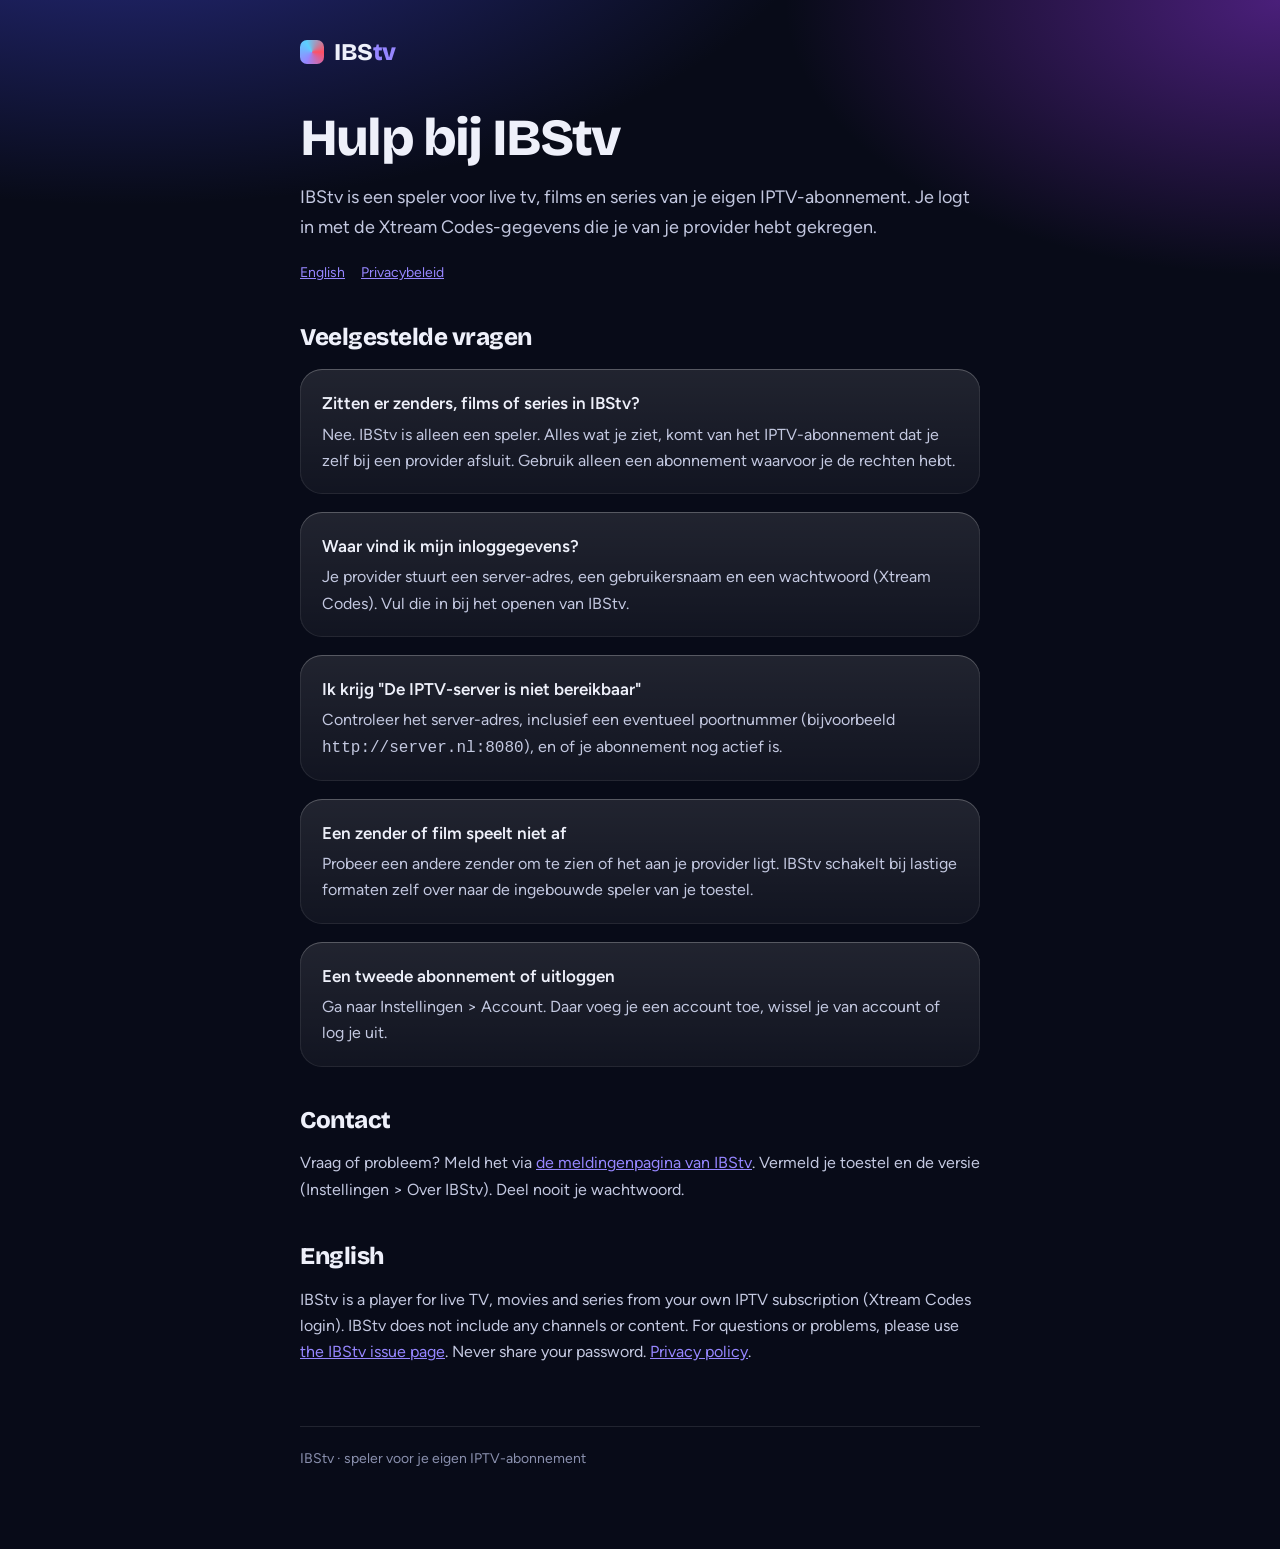
<file: docs/index.html>
<!doctype html>
<html lang="nl">
<head>
<meta charset="utf-8"><meta name="viewport" content="width=device-width, initial-scale=1">
<title>IBStv – hulp en contact</title>
<meta name="description" content="IBStv is een speler voor je eigen IPTV-abonnement (Xtream Codes). Hulp, veelgestelde vragen en contact.">
<link rel="stylesheet" href="style.css">
</head>
<body><main>
<a class="mark" href="./"><i></i><span>IBS<em>tv</em></span></a>
<h1>Hulp bij IBStv</h1>
<p class="lead">IBStv is een speler voor live tv, films en series van je eigen IPTV-abonnement. Je logt in met de Xtream Codes-gegevens die je van je provider hebt gekregen.</p>
<nav class="lang"><a href="#en">English</a><a href="privacy.html">Privacybeleid</a></nav>

<h2>Veelgestelde vragen</h2>
<div class="card"><h3>Zitten er zenders, films of series in IBStv?</h3><p>Nee. IBStv is alleen een speler. Alles wat je ziet, komt van het IPTV-abonnement dat je zelf bij een provider afsluit. Gebruik alleen een abonnement waarvoor je de rechten hebt.</p></div>
<div class="card"><h3>Waar vind ik mijn inloggegevens?</h3><p>Je provider stuurt een server-adres, een gebruikersnaam en een wachtwoord (Xtream Codes). Vul die in bij het openen van IBStv.</p></div>
<div class="card"><h3>Ik krijg "De IPTV-server is niet bereikbaar"</h3><p>Controleer het server-adres, inclusief een eventueel poortnummer (bijvoorbeeld <code>http://server.nl:8080</code>), en of je abonnement nog actief is.</p></div>
<div class="card"><h3>Een zender of film speelt niet af</h3><p>Probeer een andere zender om te zien of het aan je provider ligt. IBStv schakelt bij lastige formaten zelf over naar de ingebouwde speler van je toestel.</p></div>
<div class="card"><h3>Een tweede abonnement of uitloggen</h3><p>Ga naar Instellingen &gt; Account. Daar voeg je een account toe, wissel je van account of log je uit.</p></div>

<h2>Contact</h2>
<p>Vraag of probleem? Meld het via <a href="https://github.com/kevinschouten88-web/ibstv/issues">de meldingenpagina van IBStv</a>. Vermeld je toestel en de versie (Instellingen &gt; Over IBStv). Deel nooit je wachtwoord.</p>

<section id="en">
<h2>English</h2>
<p>IBStv is a player for live TV, movies and series from your own IPTV subscription (Xtream Codes login). IBStv does not include any channels or content. For questions or problems, please use <a href="https://github.com/kevinschouten88-web/ibstv/issues">the IBStv issue page</a>. Never share your password. <a href="privacy.html#en">Privacy policy</a>.</p>
</section>
<footer>IBStv · speler voor je eigen IPTV-abonnement</footer>
</main></body></html>
</file>
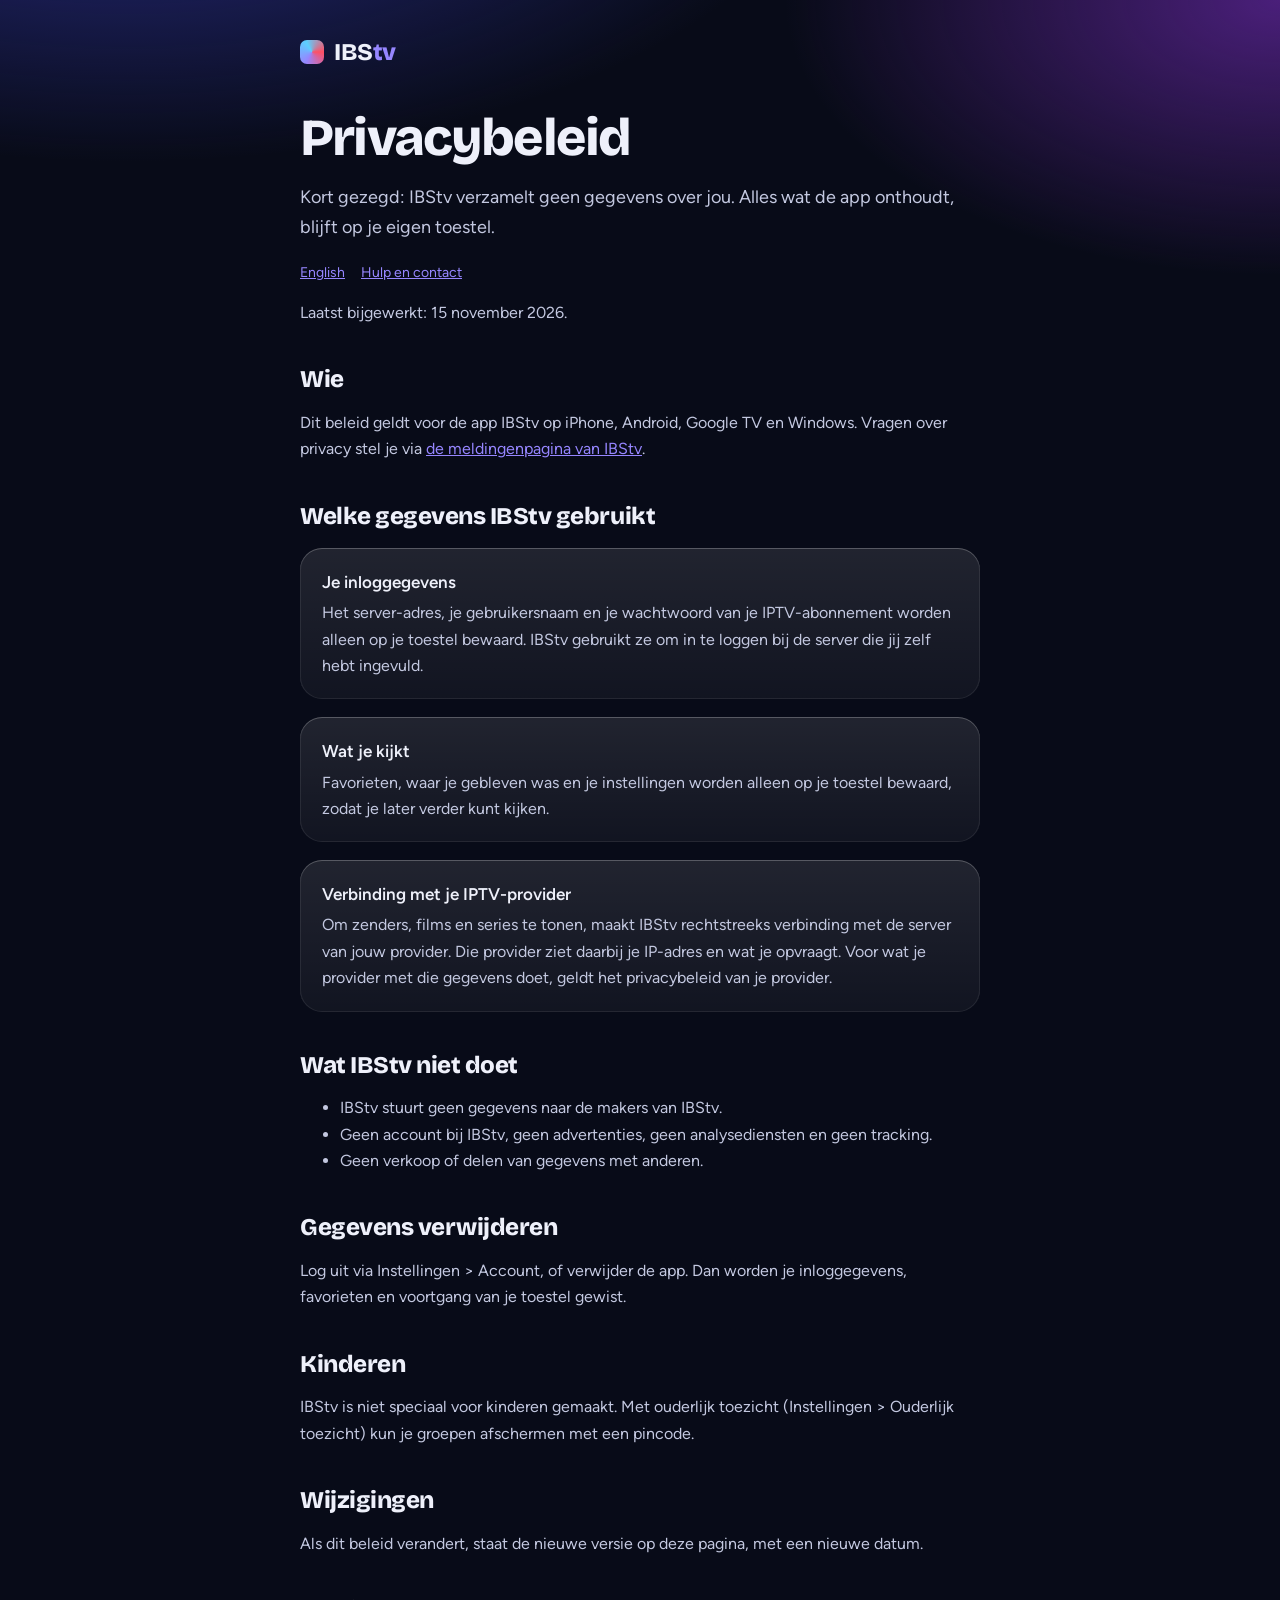
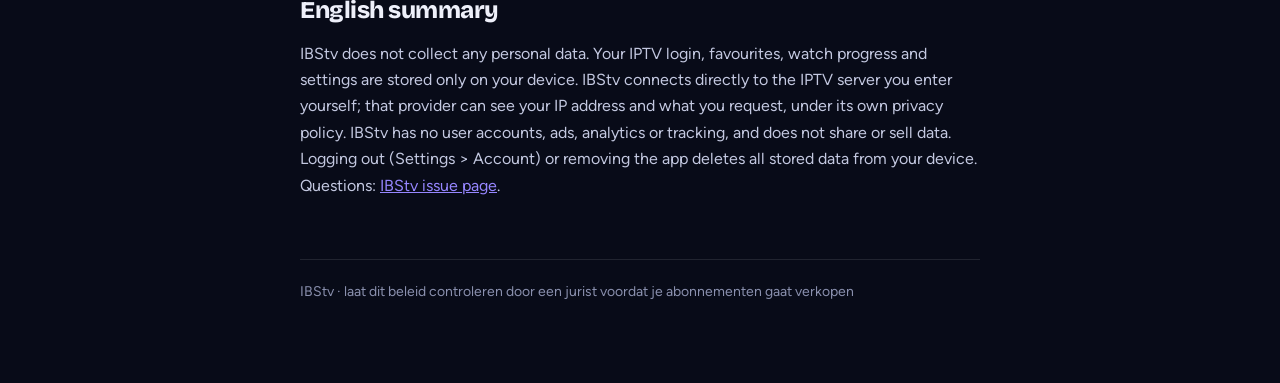
<file: docs/privacy.html>
<!doctype html>
<html lang="nl">
<head>
<meta charset="utf-8"><meta name="viewport" content="width=device-width, initial-scale=1">
<title>IBStv – privacybeleid</title>
<meta name="description" content="Privacybeleid van IBStv: de app verzamelt geen gegevens.">
<link rel="stylesheet" href="style.css">
</head>
<body><main>
<a class="mark" href="./"><i></i><span>IBS<em>tv</em></span></a>
<h1>Privacybeleid</h1>
<p class="lead">Kort gezegd: IBStv verzamelt geen gegevens over jou. Alles wat de app onthoudt, blijft op je eigen toestel.</p>
<nav class="lang"><a href="#en">English</a><a href="./">Hulp en contact</a></nav>
<p>Laatst bijgewerkt: 15 november 2026.</p>

<h2>Wie</h2>
<p>Dit beleid geldt voor de app IBStv op iPhone, Android, Google TV en Windows. Vragen over privacy stel je via <a href="https://github.com/kevinschouten88-web/ibstv/issues">de meldingenpagina van IBStv</a>.</p>

<h2>Welke gegevens IBStv gebruikt</h2>
<div class="card"><h3>Je inloggegevens</h3><p>Het server-adres, je gebruikersnaam en je wachtwoord van je IPTV-abonnement worden alleen op je toestel bewaard. IBStv gebruikt ze om in te loggen bij de server die jij zelf hebt ingevuld.</p></div>
<div class="card"><h3>Wat je kijkt</h3><p>Favorieten, waar je gebleven was en je instellingen worden alleen op je toestel bewaard, zodat je later verder kunt kijken.</p></div>
<div class="card"><h3>Verbinding met je IPTV-provider</h3><p>Om zenders, films en series te tonen, maakt IBStv rechtstreeks verbinding met de server van jouw provider. Die provider ziet daarbij je IP-adres en wat je opvraagt. Voor wat je provider met die gegevens doet, geldt het privacybeleid van je provider.</p></div>

<h2>Wat IBStv niet doet</h2>
<ul>
<li>IBStv stuurt geen gegevens naar de makers van IBStv.</li>
<li>Geen account bij IBStv, geen advertenties, geen analysediensten en geen tracking.</li>
<li>Geen verkoop of delen van gegevens met anderen.</li>
</ul>

<h2>Gegevens verwijderen</h2>
<p>Log uit via Instellingen &gt; Account, of verwijder de app. Dan worden je inloggegevens, favorieten en voortgang van je toestel gewist.</p>

<h2>Kinderen</h2>
<p>IBStv is niet speciaal voor kinderen gemaakt. Met ouderlijk toezicht (Instellingen &gt; Ouderlijk toezicht) kun je groepen afschermen met een pincode.</p>

<h2>Wijzigingen</h2>
<p>Als dit beleid verandert, staat de nieuwe versie op deze pagina, met een nieuwe datum.</p>

<section id="en">
<h2>English summary</h2>
<p>IBStv does not collect any personal data. Your IPTV login, favourites, watch progress and settings are stored only on your device. IBStv connects directly to the IPTV server you enter yourself; that provider can see your IP address and what you request, under its own privacy policy. IBStv has no user accounts, ads, analytics or tracking, and does not share or sell data. Logging out (Settings &gt; Account) or removing the app deletes all stored data from your device. Questions: <a href="https://github.com/kevinschouten88-web/ibstv/issues">IBStv issue page</a>.</p>
</section>
<footer>IBStv · laat dit beleid controleren door een jurist voordat je abonnementen gaat verkopen</footer>
</main></body></html>
</file>
<file: docs/style.css>
@font-face{font-family:Bricolage;font-weight:800;src:url(bricolage-grotesque-latin-800-normal.woff2) format("woff2")}
@font-face{font-family:Figtree;font-weight:400;src:url(figtree-latin-400-normal.woff2) format("woff2")}
@font-face{font-family:Figtree;font-weight:600;src:url(figtree-latin-600-normal.woff2) format("woff2")}
:root{--night:#080B18;--text:#EEF0FA;--soft:#C3C8E0;--muted:#8A90AE;--iris:#9686FF;--line:rgba(255,255,255,.1)}
*{box-sizing:border-box}
html{background:var(--night)}
body{margin:0;color:var(--text);font:16px/1.65 Figtree,system-ui,sans-serif;background:radial-gradient(1200px 600px at 10% -10%,#2B2F8F 0,transparent 60%),radial-gradient(900px 500px at 100% 0,#4A1F7A 0,transparent 55%),var(--night);min-height:100vh}
main{max-width:720px;margin:0 auto;padding:40px 20px 80px}
.mark{display:inline-flex;align-items:center;gap:10px;font:800 24px/1 Bricolage,sans-serif;letter-spacing:-.02em;color:var(--text);text-decoration:none}
.mark i{width:24px;height:24px;border-radius:7px;background:conic-gradient(from 210deg,#9686FF,#5CD0FF,#FF4F64,#9686FF)}
.mark em{font-style:normal;color:var(--iris)}
h1{font:800 clamp(34px,7vw,52px)/1.02 Bricolage,sans-serif;letter-spacing:-.035em;margin:40px 0 12px}
h2{font:800 24px/1.15 Bricolage,sans-serif;letter-spacing:-.02em;margin:40px 0 8px}
p,li{color:var(--soft)}
a{color:var(--iris)}
.lead{font-size:18px;color:var(--soft);max-width:60ch}
.card{border-radius:22px;padding:20px 22px;margin:18px 0;background:linear-gradient(180deg,rgba(255,255,255,.1),rgba(255,255,255,.04));box-shadow:inset 0 1px 0 rgba(255,255,255,.18),inset 0 0 0 1px rgba(255,255,255,.08)}
.card h3{margin:0 0 4px;font-size:17px;color:var(--text)}
.card p{margin:0}
nav.lang{display:flex;gap:16px;margin-top:10px;font-size:14px}
footer{margin-top:60px;padding-top:20px;border-top:1px solid var(--line);color:var(--muted);font-size:14px}
</file>
